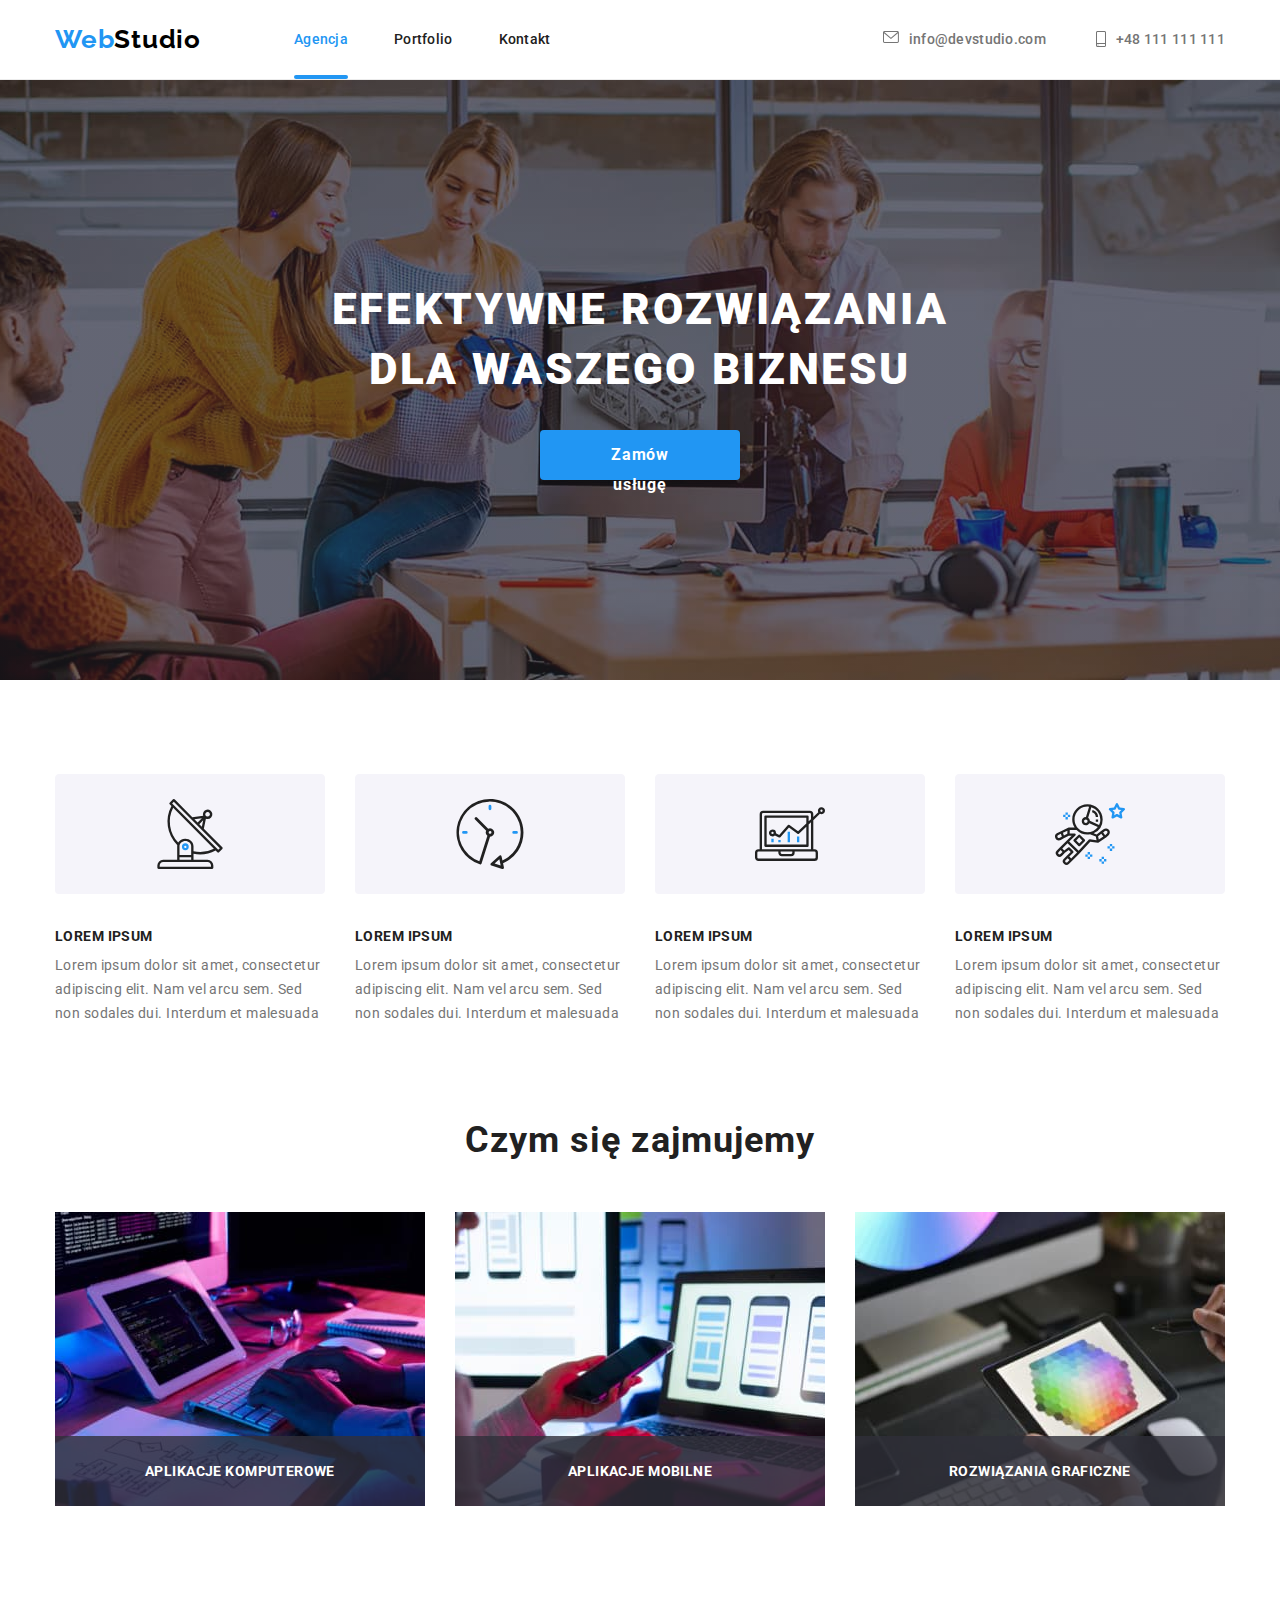
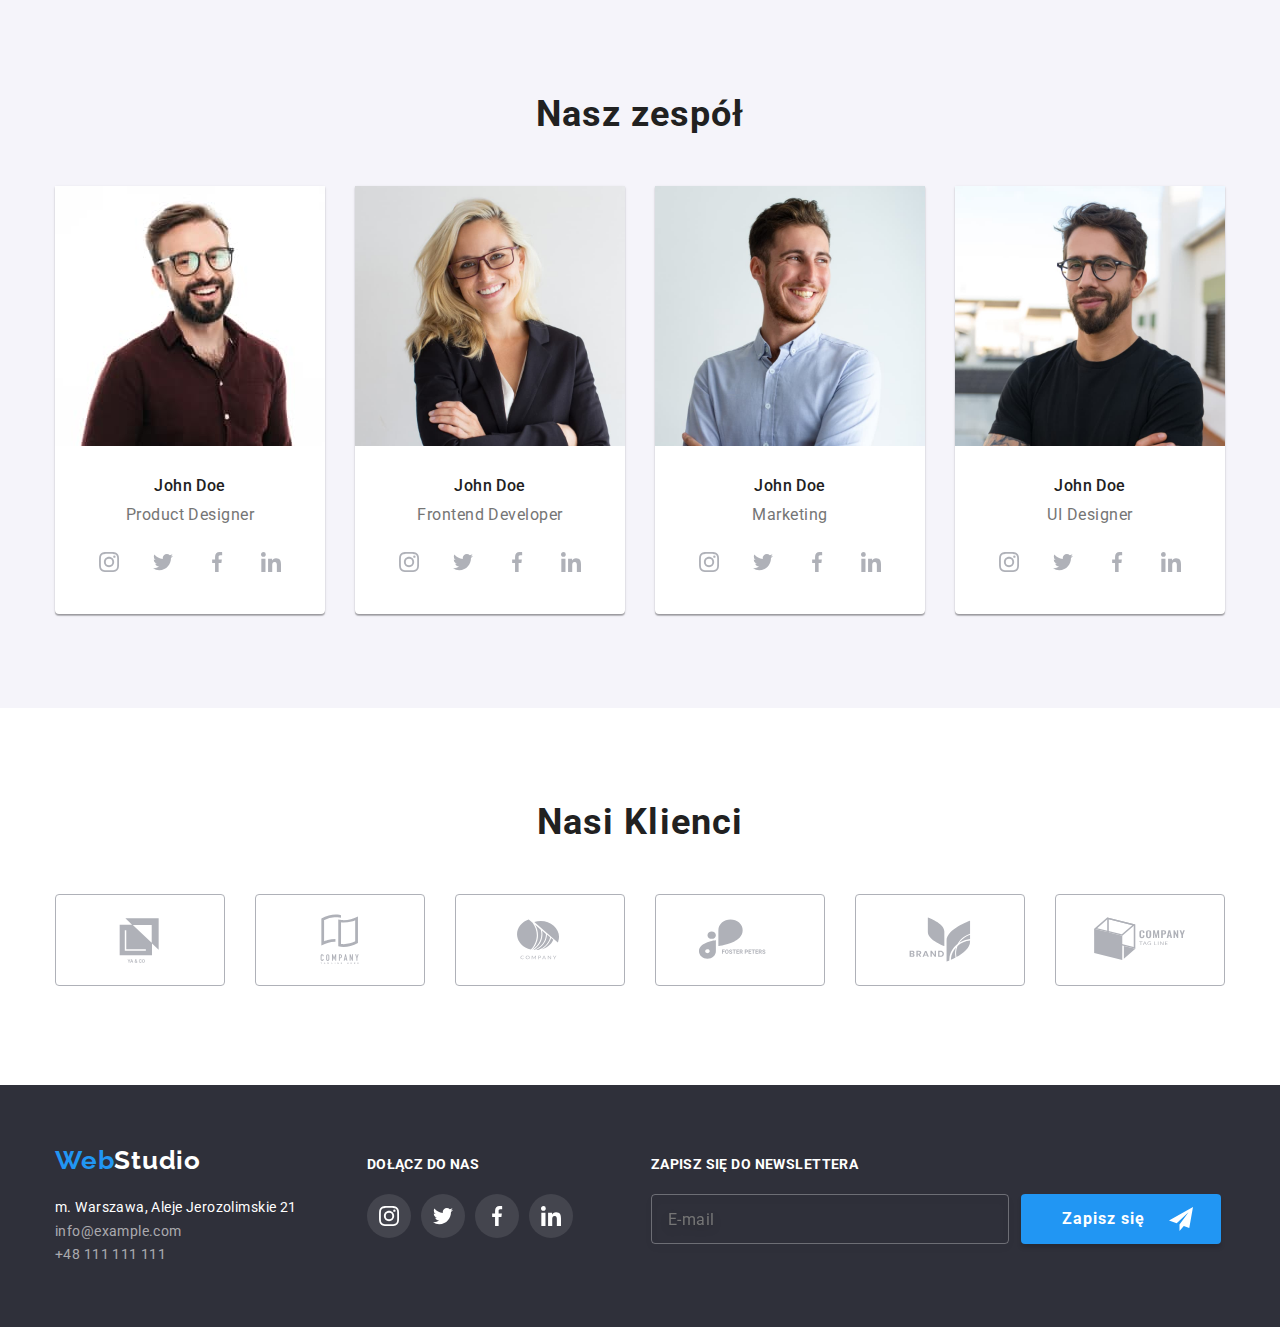
<file: index.html>
<!DOCTYPE html>
<html lang="pl">
  <head>
    <meta charset="UTF-8" />
    <meta http-equiv="X-UA-Compatible" content="IE=edge" />
    <meta name="viewport" content="width=device-width, initial-scale=1.0" />
    <title>WebStudio</title>
    <link
      rel="stylesheet"
      href="https://cdnjs.cloudflare.com/ajax/libs/animate.css/4.1.1/animate.min.css"
    />
    <link
      rel="stylesheet"
      href="https://cdnjs.cloudflare.com/ajax/libs/modern-normalize/1.0.0/modern-normalize.min.css"
    />
    <link rel="preconnect" href="https://fonts.googleapis.com" />
    <link rel="preconnect" href="https://fonts.gstatic.com" crossorigin />
    <link
      href="https://fonts.googleapis.com/css2?family=Raleway:wght@700&family=Roboto:wght@400;500;700;900&display=swap"
      rel="stylesheet"
    />
    <link rel="stylesheet" href="css/style.css" />
  </head>
  <body>
    <header class="header">
      <div class="container">
        <a class="logo" href="index.html"
          ><span class="span-logo">Web</span>Studio</a
        >
        <nav class="navigation">
          <ul class="navigation-list list">
            <li class="navigation-item">
              <a class="navigation-link link active" href="index.html"
                >Agencja</a
              >
            </li>
            <li class="navigation-item">
              <a class="navigation-link link" href="portfolio.html"
                >Portfolio</a
              >
            </li>
            <li class="navigation-item">
              <a class="navigation-link link" href="#">Kontakt</a>
            </li>
          </ul>
        </nav>
        <a class="header-email link" href="mailto:info@devstudio.com">
          <svg class="email-icon" width="16" height="12">
            <use href="./images/icon.svg#icon-envelope"></use>
          </svg>
          info@devstudio.com</a
        >
        <a class="header-phone link" href="tel:+48111111111">
          <svg class="phone-icon" width="10" height="16">
            <use href="./images/icon.svg#icon-smartphone"></use></svg>+48 111 111 111</a
        >
      </div>
    </header>
    <main>
      <!--hero-->
      <section class="hero">
        <div class="container">
          <h1 class="main-header">EFEKTYWNE ROZWIĄZANIA DLA WASZEGO BIZNESU</h1>
          <button class="modal-btn" type="button" data-modal-open>
            Zamów usługę
          </button>
        </div>
      </section>
      <!--our values-->
      <section class="advantages section">
        <div class="container">
          <h2 hidden>Zalety</h2>
          <ul class="advantages-list list">
            <li class="advantages-list-item">
              <svg width="270" height="120">
                <use
                  class="advantages-icon"
                  href="images\icon.svg#icon-antena"
                ></use>
              </svg>
              <p class="advantages-text">LOREM IPSUM</p>
              <p class="advantages-description">
                Lorem ipsum dolor sit amet, consectetur adipiscing elit. Nam vel
                arcu sem. Sed non sodales dui. Interdum et malesuada
              </p>
            </li>
            <li class="advantages-list-item">
              <svg width="270" height="120">
                <use href="images\icon.svg#icon-zegar"></use>
              </svg>
              <p class="advantages-text">LOREM IPSUM</p>
              <p class="advantages-description">
                Lorem ipsum dolor sit amet, consectetur adipiscing elit. Nam vel
                arcu sem. Sed non sodales dui. Interdum et malesuada
              </p>
            </li>
            <li class="advantages-list-item">
              <svg width="270" height="120">
                <use href="images\icon.svg#icon-laptop"></use>
              </svg>
              <p class="advantages-text">LOREM IPSUM</p>
              <p class="advantages-description">
                Lorem ipsum dolor sit amet, consectetur adipiscing elit. Nam vel
                arcu sem. Sed non sodales dui. Interdum et malesuada
              </p>
            </li>
            <li class="advantages-list-item">
              <svg width="270" height="120">
                <use href="images\icon.svg#icon-astronauta"></use>
              </svg>
              <p class="advantages-text">LOREM IPSUM</p>
              <p class="advantages-description">
                Lorem ipsum dolor sit amet, consectetur adipiscing elit. Nam vel
                arcu sem. Sed non sodales dui. Interdum et malesuada
              </p>
            </li>
          </ul>
        </div>
      </section>
      <!--what we do-->
      <section class="services section">
        <div class="container">
          <h2 class="secondary-header">Czym się zajmujemy</h2>
          <ul class="services-list list">
            <li class="services-list-item">
              <img
                class="services-list-img"
                src="images/what_we_do/what_we_do_img1.jpg"
                alt="grafik pisze na klawiaturze"
                width="370"
                height="294"
              />
              <p class="image-label">Aplikacje komputerowe</p>
            </li>
            <li class="services-list-item">
              <img
                class="services-list-img"
                src="images/what_we_do/what_we_do_img2.jpg"
                alt="grafik pracuje na laptopie i telefonie"
                width="370"
                height="294"
              />
              <p class="image-label">Aplikacje mobilne</p>
            </li>
            <li class="services-list-item">
              <img
                class="services-list-img"
                src="images/what_we_do/what_we_do_img3.jpg"
                alt="grafik pracuje z narzędziem koloru hexa"
                width="370"
                height="294"
              />
              <p class="image-label">Rozwiązania graficzne</p>
            </li>
          </ul>
        </div>
      </section>
      <!--our team-->
      <section class="workers section">
        <div class="container">
          <h2 class="secondary-header">Nasz zespół</h2>
          <ul class="workers-list list">
            <li class="workers-card">
              <img
                class="workers-img"
                src="images/our_team/John_Doe_img1.jpg"
                alt="John Doe"
                width="270"
                height="260"
              />
              <div class="workers-card-wrapper">
                <h3 class="third-header">John Doe</h3>
                <p class="workers-job-title">Product Designer</p>
                <ul class="social-list list">
                  <li class="social-list-item">
                    <a class="social-list-link">
                      <svg class="social-icon" width="20" height="20">
                        <use href="./images/icon.svg#icon-instagram"></use>
                      </svg>
                    </a>
                  </li>
                  <li class="social-list-item">
                    <a class="social-list-link" href="#">
                      <svg class="social-icon" width="20" height="20">
                        <use href="./images/icon.svg#icon-twitter"></use>
                      </svg>
                    </a>
                  </li>
                  <li class="social-list-item">
                    <a class="social-list-link" href="#">
                      <svg class="social-icon" width="20" height="20">
                        <use href="./images/icon.svg#icon-facebook"></use>
                      </svg>
                    </a>
                  </li>
                  <li class="social-list-item">
                    <a class="social-list-link" href="#">
                      <svg class="social-icon" width="20" height="20">
                        <use href="./images/icon.svg#icon-linkedin"></use>
                      </svg>
                    </a>
                  </li>
                </ul>
              </div>
            </li>
            <li class="workers-card">
              <img
                class="workers-img"
                src="images/our_team/John_Doe_img2.jpg"
                alt="John Doe"
                width="270"
                height="260"
              />
              <div class="workers-card-wrapper">
                <h3 class="third-header">John Doe</h3>
                <p class="workers-job-title">Frontend Developer</p>
                <ul class="social-list list">
                  <li class="social-list-item">
                    <a class="social-list-link">
                      <svg class="social-icon" width="20" height="20">
                        <use href="./images/icon.svg#icon-instagram"></use>
                      </svg>
                    </a>
                  </li>
                  <li class="social-list-item">
                    <a class="social-list-link" href="#">
                      <svg class="social-icon" width="20" height="20">
                        <use href="./images/icon.svg#icon-twitter"></use>
                      </svg>
                    </a>
                  </li>
                  <li class="social-list-item">
                    <a class="social-list-link" href="#">
                      <svg class="social-icon" width="20" height="20">
                        <use href="./images/icon.svg#icon-facebook"></use>
                      </svg>
                    </a>
                  </li>
                  <li class="social-list-item">
                    <a class="social-list-link" href="#">
                      <svg class="social-icon" width="20" height="20">
                        <use href="./images/icon.svg#icon-linkedin"></use>
                      </svg>
                    </a>
                  </li>
                </ul>
              </div>
            </li>
            <li class="workers-card">
              <img
                class="workers-img"
                src="images/our_team/John_Doe_img3.jpg"
                alt="John Doe"
                width="270"
                height="260"
              />
              <div class="workers-card-wrapper">
                <h3 class="third-header">John Doe</h3>
                <p class="workers-job-title">Marketing</p>
                <ul class="social-list list">
                  <li class="social-list-item">
                    <a class="social-list-link">
                      <svg class="social-icon" width="20" height="20">
                        <use href="./images/icon.svg#icon-instagram"></use>
                      </svg>
                    </a>
                  </li>
                  <li class="social-list-item">
                    <a class="social-list-link" href="#">
                      <svg class="social-icon" width="20" height="20">
                        <use href="./images/icon.svg#icon-twitter"></use>
                      </svg>
                    </a>
                  </li>
                  <li class="social-list-item">
                    <a class="social-list-link" href="#">
                      <svg class="social-icon" width="20" height="20">
                        <use href="./images/icon.svg#icon-facebook"></use>
                      </svg>
                    </a>
                  </li>
                  <li class="social-list-item">
                    <a class="social-list-link" href="#">
                      <svg class="social-icon" width="20" height="20">
                        <use href="./images/icon.svg#icon-linkedin"></use>
                      </svg>
                    </a>
                  </li>
                </ul>
              </div>
            </li>
            <li class="workers-card">
              <img
                class="workers-img"
                src="images/our_team/John_Doe_img4.jpg"
                alt="John Doe"
                width="270"
                height="260"
              />
              <div class="workers-card-wrapper">
                <h3 class="third-header">John Doe</h3>
                <p class="workers-job-title">UI Designer</p>
                <ul class="social-list list">
                  <li class="social-list-item">
                    <a class="social-list-link">
                      <svg class="social-icon" width="20" height="20">
                        <use href="./images/icon.svg#icon-instagram"></use>
                      </svg>
                    </a>
                  </li>
                  <li class="social-list-item">
                    <a class="social-list-link" href="#">
                      <svg class="social-icon" width="20" height="20">
                        <use href="./images/icon.svg#icon-twitter"></use>
                      </svg>
                    </a>
                  </li>
                  <li class="social-list-item">
                    <a class="social-list-link" href="#">
                      <svg class="social-icon" width="20" height="20">
                        <use href="./images/icon.svg#icon-facebook"></use>
                      </svg>
                    </a>
                  </li>
                  <li class="social-list-item">
                    <a class="social-list-link" href="#">
                      <svg class="social-icon" width="20" height="20">
                        <use href="./images/icon.svg#icon-linkedin"></use>
                      </svg>
                    </a>
                  </li>
                </ul>
              </div>
            </li>
          </ul>
        </div>
      </section>
      <!--our clients-->
      <section class="clients section">
        <div class="container">
          <h2 class="secondary-header">Nasi Klienci</h2>
          <ul class="client-list list">
            <li class="client-list-card">
              <a href="#">
                <svg class="client-logo-icon"width="170" height="92">
                  <use href="./images/icon.svg#icon-Logo"></use>
                </svg>
              </a>
            </li>
            <li class="client-list-card">
              <a href="#">
                <svg class="client-logo-icon" width="170" height="92">
                  <use href="./images/icon.svg#icon-Logo-1"></use>
                </svg>
              </a>
            </li>
            <li class="client-list-card">
              <a href="#">
                <svg class="client-logo-icon"width="170" height="92">
                  <use href="./images/icon.svg#icon-Logo-2"></use>
                </svg>
              </a>
            </li>
            <li class="client-list-card">
              <a href="#">
                <svg class="client-logo-icon"width="170" height="92">
                  <use href="./images/icon.svg#icon-Logo-3"></use>
                </svg>
              </a>
            </li>
            <li class="client-list-card">
              <a href="#">
                <svg class="client-logo-icon"width="170" height="92">
                  <use href="./images/icon.svg#icon-Logo-4"></use>
                </svg>
              </a>
            </li>
            <li class="client-list-card">
              <a href="#">
                <svg class="client-logo-icon"width="170" height="92">
                  <use href="./images/icon.svg#icon-Logo-5"></use>
                </svg>
              </a>
            </li>
          </ul>
        </div>
      </section>
    </main>
    <footer class="footer">
      <div class="container">
        <div class="footer-left-side">
          <a class="logo logo-dark-theme link" href="index.html"
            ><span class="span-logo">Web</span>Studio</a
          >
          <address>
            <ul class="address-list list">
              <li class="address-item">
                <a
                  class="footer-address link"
                  href="https://goo.gl/maps/2zvKoqbJvBjzFYyW6"
                  target="_blank"
                  >m. Warszawa, Aleje Jerozolimskie 21</a
                >
              </li>
              <li class="address-item">
                <a class="footer-email link" href="mailto:info@example.com"
                  >info@example.com</a
                >
              </li>
              <li class="address-item">
                <a class="footer-phone link" href="tel:+48111111111"
                  >+48 111 111 111</a
                >
              </li>
            </ul>
          </address>
        </div>
        <div class="footer-socials">
          <h4 class="footer-header">DOŁĄCZ DO NAS</h4>
          <ul class="footer-social-list list">
            <li class="footer-social-list-item">
              <a class="footer-social-list-link">
                <svg class="footer-social-icon">
                  <use href="./images/icon.svg#icon-instagram"></use>
                </svg>
              </a>
            </li>
            <li class="footer-social-list-item">
              <a class="footer-social-list-link" href="#">
                <svg class="footer-social-icon">
                  <use href="./images/icon.svg#icon-twitter"></use>
                </svg>
              </a>
            </li>
            <li class="footer-social-list-item">
              <a class="footer-social-list-link" href="#">
                <svg class="footer-social-icon">
                  <use href="./images/icon.svg#icon-facebook"></use>
                </svg>
              </a>
            </li>
            <li class="footer-social-list-item">
              <a class="footer-social-list-link" href="#">
                <svg class="footer-social-icon">
                  <use href="./images/icon.svg#icon-linkedin"></use>
                </svg>
              </a>
            </li>
          </ul>
        </div>
        <div class="footer-form-wrapper">
          <h4 class="footer-header">Zapisz się do newslettera</h4>
          <form class="footer-form">
            <label class="footer-form-field">
              <input class="footer-form-input" type="email" name="newsletter-email" placeholder="E-mail">
            </label>
            <button type="submit" class="modal-btn">Zapisz się
              <svg class="footer-form-icon" width="24" height="24">
                <use href="./images/icon.svg#icon-icon-send"></use>
              </svg>
            </button>
        </div>
        </form>
      </div>
    </footer>
    <div class="backdrop is-hidden" data-modal>
      <div class="modal">
        <svg class="close-btn" data-modal-close>
          <use href="./images/icon.svg#icon-close-modal"></use>
        </svg>
        <h2 class="modal-form-header">Zostaw swoje dane w formularzu poniżej</h2>
        <form class="modal-form" name="signup-form" action="#" method="post">
          <label class="modal-form-field">
            Imię
            <span class="modal-form-input-wrapper">
              <input class="modal-form-input" type="text" name="user-name" />
              <svg class="modal-form-icon" width="18" height="18">
                <use href="./images/icon.svg#icon-person-black"></use>
              </svg>
            </span>
          </label>
          <label class="modal-form-field">
            Telefon
            <span class="modal-form-input-wrapper">
              <input class="modal-form-input" type="tel" name="user-phone" />
              <svg class="modal-form-icon" width="18" height="18">
                <use href="./images/icon.svg#icon-phone-black"></use>
              </svg>
            </span>
          </label>
          <label class="modal-form-field"> 
            Email
            <span class="modal-form-input-wrapper">
              <input class="modal-form-input" type="email" name="user-email" />
              <svg class="modal-form-icon" width="18" height="18">
                <use href="./images/icon.svg#icon-email-black"></use>
              </svg>
            </span>
          </label>
          <label class="modal-form-field">
            Komentarz
            <textarea class="modal-form-message" name="user-message" placeholder="Wprowadź tekst">
            </textarea>
          </label>
          <input id="user-policy" type="checkbox" class="modal-form-policy visually-hidden" name="policy" value="accept-policy"/>
          <label for="user-policy" class="modal-form-policy-text"> 
            Oświadczam, iż akceptuję <a href="#regulamin">Regulamin</a> i <a href="#policy">Politykę Prywatności.</a>
          </label>
          <button type="submit" class="modal-btn"> Wyślij
          </button>
        </form>
      </div>
    </div>
    <script src="modal.js"></script>
  </body>
</html>
</file>
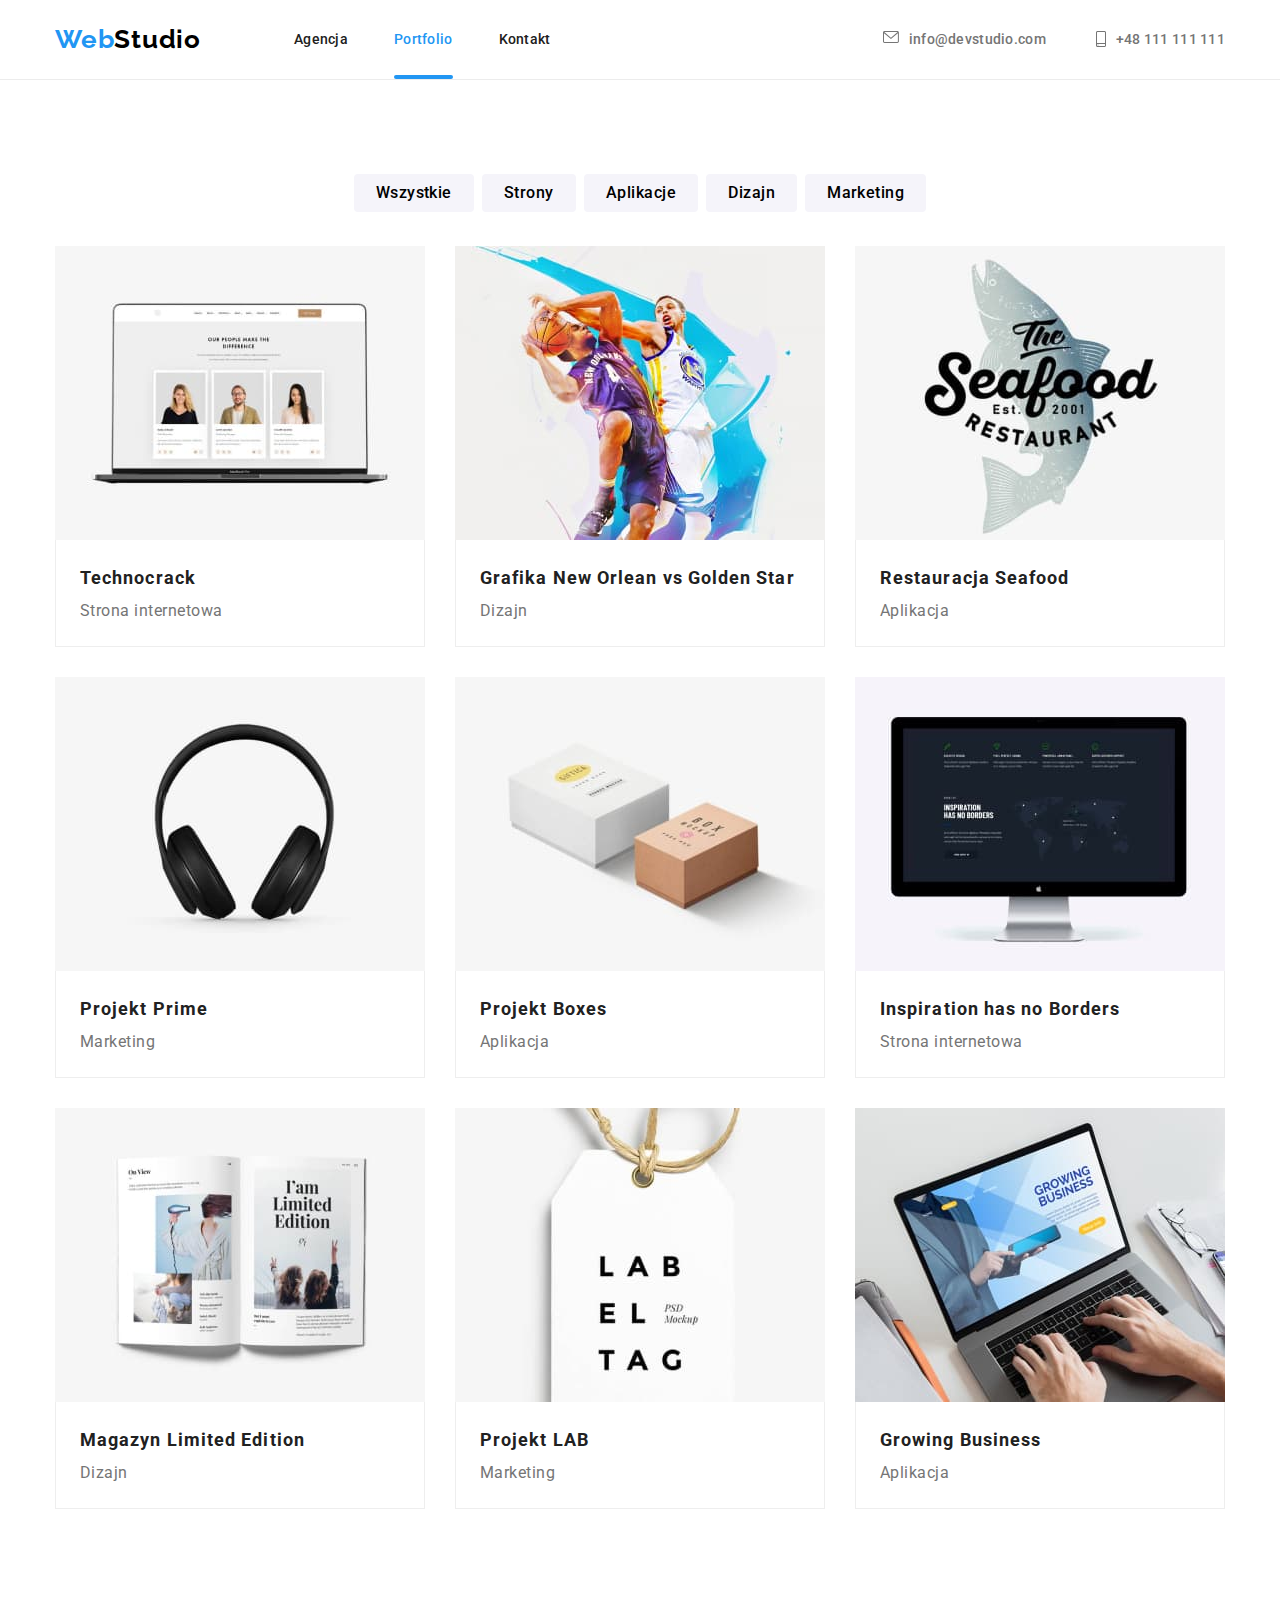
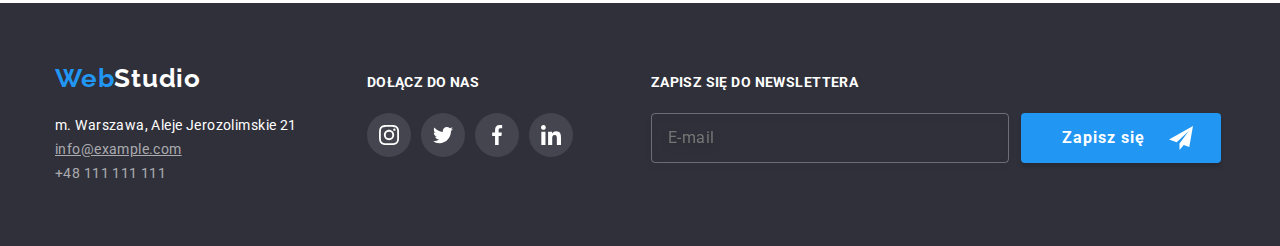
<file: portfolio.html>
<!DOCTYPE html>
<html lang="pl">
  <head>
    <meta charset="UTF-8" />
    <meta http-equiv="X-UA-Compatible" content="IE=edge" />
    <meta name="viewport" content="width=device-width, initial-scale=1.0" />
    <title>WebStudio</title>
    <link rel="stylesheet" href="https://cdnjs.cloudflare.com/ajax/libs/animate.css/4.1.1/animate.min.css" />
    <link
      rel="stylesheet"
      href="https://cdnjs.cloudflare.com/ajax/libs/modern-normalize/1.0.0/modern-normalize.min.css"
    />
    <link rel="preconnect" href="https://fonts.googleapis.com" />
    <link rel="preconnect" href="https://fonts.gstatic.com" crossorigin />
    <link
      href="https://fonts.googleapis.com/css2?family=Raleway:wght@700&family=Roboto:wght@400;500;700;900&display=swap"
      rel="stylesheet"
    />
    <link rel="stylesheet" href="css/style.css" />
  </head>
  <body>
    <header class="header">
      <div class="container">
        <a class="logo" href="index.html"
          ><span class="span-logo">Web</span>Studio</a
        >
        <nav class="navigation">
          <ul class="navigation-list list">
            <li class="navigation-item">
              <a class="navigation-link link" href="index.html">Agencja</a>
            </li>
            <li class="navigation-item">
                <a class="navigation-link link active" href="portfolio.html">Portfolio</a>
            </li>
            <li class="navigation-item">
              <a class="navigation-link link" href="#">Kontakt</a>
            </li>
          </ul>
        </nav>
        <a class="header-email link" href="mailto:info@devstudio.com"
          > <svg class="email-icon" width="16" height="12">
            <use href="./images/icon.svg#icon-envelope"></use>
          </svg> info@devstudio.com</a
        >
        <a class="header-phone link" href="tel:+48111111111"><svg class="phone-icon" width="10" height="16">
          <use href="./images/icon.svg#icon-smartphone"></use>
        </svg>+48 111 111 111</a>
      </div>
    </header>
    <main>
      <!--projects filters-->
      <section class="projects-filters section">
        <div class="container">
          <h2 hidden>Rodzaje projektów</h2>
          <ul class="project-filters-list list">
            <li class="project-filters-item">
              <button class="project-filters-btn" type="button">
                Wszystkie
              </button>
            </li>
            <li class="project-filters-item">
              <button class="project-filters-btn" type="button">Strony</button>
            </li>
            <li class="project-filters-item">
              <button class="project-filters-btn" type="button">
                Aplikacje
              </button>
            </li>
            <li class="project-filters-item">
              <button class="project-filters-btn" type="button">Dizajn</button>
            </li>
            <li class="project-filters-item">
              <button class="project-filters-btn" type="button">
                Marketing
              </button>
            </li>
          </ul>
        </div>
      </section>
      <!--projects-->
      <section class="projects section">
        <div class="container">
          <h2 hidden>Projekty</h2>
          <ul class="projects-list list">
            <li class="projects-card">
              <div class="box"> 
              <img class="projects-img" src="images/portfolio/img.jpg" alt="opinie klientów" width="370" height="294" />
              <p class="project-overlay">Technocrack jest popularną platformą wykorzystywaną do rozpowszechniania koronawirusa. Firmy
              wykorzystują tę platformę
              do celów szpiegowskich i ataków na niezabezpieczone serwery konkurencji</p>
        </div>
              <div class="project-cards-wrapper">
                <p class="projects-name">Technocrack</p>
                <p class="projects-category">Strona internetowa</p>
              </div>
            </li>
            <li class="projects-card">
              <div class="box">
                <img class="projects-img" src="images/portfolio/img-1.jpg" alt="dwóch koszykarzy new orlen i golden star" width="370"
                  height="294" />
                <p class="project-overlay">
                  Technocrack jest popularną platformą wykorzystywaną do rozpowszechniania koronawirusa. Firmy
                  wykorzystują tę platformę
                  do celów szpiegowskich i ataków na niezabezpieczone serwery konkurencji
                </p>
              </div>
              <div class="project-cards-wrapper">
                <p class="projects-name">Grafika New Orlean vs Golden Star</p>
                <p class="projects-category">Dizajn</p>
              </div>
            </li>
           
            <li class="projects-card">
              <div class="box">
                <img class="projects-img" src="images/portfolio/img-2.jpg" alt="logo restauracji seafood" width="370" height="294" />
                <p class="project-overlay">
                  Technocrack jest popularną platformą wykorzystywaną do rozpowszechniania koronawirusa. Firmy
                  wykorzystują tę platformę
                  do celów szpiegowskich i ataków na niezabezpieczone serwery konkurencji
                </p>
              </div> 
              <div class="project-cards-wrapper">
                <p class="projects-name">Restauracja Seafood</p>
                <p class="projects-category">Aplikacja</p>
              </div>
            </li>
            <li class="projects-card">
              <div class="box">
                <img class="projects-img" src="images/portfolio/img-3.jpg" alt="słuchawki nauszne" width="370" height="294" />
                <p class="project-overlay">
                  Technocrack jest popularną platformą wykorzystywaną do rozpowszechniania koronawirusa. Firmy
                  wykorzystują tę platformę
                  do celów szpiegowskich i ataków na niezabezpieczone serwery konkurencji
                </p>
              </div>
              <div class="project-cards-wrapper">
                <p class="projects-name">Projekt Prime</p>
                <p class="projects-category">Marketing</p>
              </div>
            </li>
            <li class="projects-card">
              <div class="box">
                <img class="projects-img" src="images/portfolio/img-4.jpg" alt="duże białe pudełko i małe beżowe pudełko" width="370"
                  height="294" />
                <p class="project-overlay">
                  Technocrack jest popularną platformą wykorzystywaną do rozpowszechniania koronawirusa. Firmy
                  wykorzystują tę platformę
                  do celów szpiegowskich i ataków na niezabezpieczone serwery konkurencji
                </p>
              </div>
              <div class="project-cards-wrapper">
                <p class="projects-name">Projekt Boxes</p>
                <p class="projects-category">Aplikacja</p>
              </div>
            </li>
            <li class="projects-card">
              <div class="box">
                <img class="projects-img" src="images/portfolio/img-5.jpg" alt="ekran komputera stacjonarnego" width="370"
                  height="294" />
                <p class="project-overlay">
                  Technocrack jest popularną platformą wykorzystywaną do rozpowszechniania koronawirusa. Firmy
                  wykorzystują tę platformę
                  do celów szpiegowskich i ataków na niezabezpieczone serwery konkurencji
                </p>
              </div>
              <div class="project-cards-wrapper">
                <p class="projects-name">Inspiration has no Borders</p>
                <p class="projects-category">Strona internetowa</p>
              </div>
            </li>
            <li class="projects-card">
              <div class="box">
                <img class="projects-img" src="images/portfolio/img-6.jpg" alt="widok strony magazynu modowego" width="370"
                  height="294" />
                <p class="project-overlay">
                  Technocrack jest popularną platformą wykorzystywaną do rozpowszechniania koronawirusa. Firmy
                  wykorzystują tę platformę
                  do celów szpiegowskich i ataków na niezabezpieczone serwery konkurencji
                </p>
              </div>
              <div class="project-cards-wrapper">
                <p class="projects-name">Magazyn Limited Edition</p>
                <p class="projects-category">Dizajn</p>
              </div>
            </li>
            <li class="projects-card">
              <div class="box">
                <img class="projects-img" src="images/portfolio/img-7.jpg" alt="logo projektu lab" width="370" height="294" />
                <p class="project-overlay">
                  Technocrack jest popularną platformą wykorzystywaną do rozpowszechniania koronawirusa. Firmy
                  wykorzystują tę platformę
                  do celów szpiegowskich i ataków na niezabezpieczone serwery konkurencji
                </p>
              </div>
              <div class="project-cards-wrapper">
                <p class="projects-name">Projekt LAB</p>
                <p class="projects-category">Marketing</p>
              </div>
            </li>
            <li class="projects-card">
              <div class="box">
                <img class="projects-img" src="images/portfolio/img-8.jpg" alt="mężczyzna piszący na laptopie" width="370"
                  height="294" />
                <p class="project-overlay">
                  Technocrack jest popularną platformą wykorzystywaną do rozpowszechniania koronawirusa. Firmy
                  wykorzystują tę platformę
                  do celów szpiegowskich i ataków na niezabezpieczone serwery konkurencji
                </p>
              </div>
              <div class="project-cards-wrapper">
                <p class="projects-name">Growing Business</p>
                <p class="projects-category">Aplikacja</p>
              </div>
            </li>
          </ul>
        </div>
      </section>
    </main>
    <footer class="footer">
      <div class="container">
        <div class="footer-left-side">
          <a class="logo logo-dark-theme link" href="index.html"><span class="span-logo">Web</span>Studio</a>
          <address>
            <ul class="address-list list">
              <li class="address-item">
                <a class="footer-address link" href="https://goo.gl/maps/2zvKoqbJvBjzFYyW6" target="_blank">m. Warszawa,
                  Aleje Jerozolimskie 21</a>
              </li>
              <li class="address-item">
                <a class="footer-email footer-email-portfolio link" href="mailto:info@example.com">info@example.com</a>
              </li>
              <li class="address-item">
                <a class="footer-phone link" href="tel:+48111111111">+48 111 111 111</a>
              </li>
            </ul>
          </address>
        </div>
        <div class="footer-socials">
          <h4 class="footer-header">DOŁĄCZ DO NAS</h4>
          <ul class="footer-social-list list">
            <li class="footer-social-list-item">
              <a class="footer-social-list-link">
                <svg class="footer-social-icon">
                  <use href="./images/icon.svg#icon-instagram"></use>
                </svg>
              </a>
            </li>
            <li class="footer-social-list-item">
              <a class="footer-social-list-link" href="#">
                <svg class="footer-social-icon">
                  <use href="./images/icon.svg#icon-twitter"></use>
                </svg>
              </a>
            </li>
            <li class="footer-social-list-item">
              <a class="footer-social-list-link" href="#">
                <svg class="footer-social-icon">
                  <use href="./images/icon.svg#icon-facebook"></use>
                </svg>
              </a>
            </li>
            <li class="footer-social-list-item">
              <a class="footer-social-list-link" href="#">
                <svg class="footer-social-icon">
                  <use href="./images/icon.svg#icon-linkedin"></use>
                </svg>
              </a>
            </li>
          </ul>
          </div>
          <div class="footer-form-wrapper">
            <h4 class="footer-header">Zapisz się do newslettera</h4>
            <form class="footer-form">
              <label class="footer-form-field">
                <input class="footer-form-input" type="email" name="newsletter-email" placeholder="E-mail">
              </label>
              <button type="submit" class="modal-btn">Zapisz się
                <svg class="footer-form-icon" width="24" height="24">
                  <use href="./images/icon.svg#icon-icon-send"></use>
                </svg>
              </button>
          </div>
          </form>
          </div>
          </footer>
  </body>
</html>
</file>
<file: css/style.css>
:root {
  --main-color: #212121;
  --secondary-color: #2196f3;
  --third-color: #ffffff;
  --fourth-color: #757575;
  --header-bg-color: #2f303a;
  --header-line: #ececec;
  --logo-color: #000000;
  --filters-btn-bg: #f5f4fa;
  --footer-contacts: rgba(255, 255, 255, 0.6);
  --footer-form: rgba(255, 255, 255, 0.3);
  --cards-border-color: #eeeeee;
  --social-icon: #afb1b8;
  --footer-social-icon: rgba(255, 255, 255, 0.1);
  --services-bg: rgba(47, 48, 58, 0.8);
  --overlay-color: rgba(33, 150, 243, 0.9);
  --backdrop: rgba(0, 0, 0, 0.2);
  --modal-inputs: rgba(33, 33, 33, 0.2);
}
body {
  font-family: "Roboto", sans-serif;
  color: var(--main-color);
  max-width: 1600px;
  margin: 0 auto;
}

h1,
h2,
h3,
h4,
h5,
h6 {
  margin: 0;
  padding: 0;
}

ul,
ol {
  margin: 0;
  padding: 0;
}

p {
  margin: 0;
  padding: 0;
}
img {
  display: block;
}

.list {
  list-style-type: none;
}

.link {
  text-decoration: none;
}
.container {
  width: 1200px;
  margin: 0 auto;
  padding: 0 15px;
}

.section {
  padding-bottom: 94px;
  padding-top: 94px;
}
/* COMPONENTS */

.modal-btn {
  display: block;
  margin-right: auto;
  margin-left: auto;
  padding: 10px 41px;
  width: 200px;
  height: 50px;
  font-weight: 700;
  font-size: 16px;
  line-height: 1.875;
  align-items: center;
  text-align: center;
  letter-spacing: 0.06em;
  color: var(--third-color);
  background-color: var(--secondary-color);
  border-style: none;
  box-shadow: 0px 4px 4px rgba(0, 0, 0, 0.15);
  border-radius: 4px;
  cursor: pointer;
}

.secondary-header {
  margin-bottom: 50px;
  font-weight: 700;
  font-size: 36px;
  line-height: 1.166;
  text-align: center;
  letter-spacing: 0.03em;
}

.third-header {
  margin-bottom: 10px;
  font-weight: 500;
  font-size: 16px;
  line-height: 1.187;
  text-align: center;
  letter-spacing: 0.03em;
}
/* END COMPONENTS */

/* HEADER */

.header {
  border-bottom: 1px solid var(--header-line);
}

.header .container {
  display: flex;
  padding-top: 24px;
  padding-bottom: 24px;
  align-items: center;
}

.logo {
  margin-right: 93px;
  font-family: "Raleway";
  font-weight: 700;
  font-size: 26px;
  line-height: 1.192;
  text-decoration: none;
  letter-spacing: 0.03em;
  color: var(--logo-color);
}
.logo-dark-theme {
  color: var(--third-color);
}
.span-logo {
  color: var(--secondary-color);
}

.navigation-list {
  display: flex;
}

.navigation-item:not(:last-child) {
  margin-right: 46px;
}

.navigation-link,
.header-email,
.header-phone {
  font-weight: 500;
  font-size: 14px;
  line-height: 1.143;
  letter-spacing: 0.02em;
}
.navigation-link {
  color: var(--main-color);
}

.navigation-item {
  position: relative;
}
.navigation-item .active::after {
  content: "";
  display: block;
  position: absolute;
  top: 45px;
  width: 100%;
  height: 4px;
  border-radius: 2px;
  background-color: var(--secondary-color);
}
.active {
  color: var(--secondary-color);
}

.header-phone,
.header-email {
  display: flex;
  color: var(--fourth-color);
}

.header-email {
  margin-left: auto;
  margin-right: 50px;
}
.email-icon,
.phone-icon {
  margin-right: 10px;
  fill: currentColor;
}

.navigation-link:hover,
.header-email:hover,
.header-phone:hover,
.navigation-link:focus,
.header-email:focus,
.header-phone:focus {
  color: var(--secondary-color);
  transition-property: color;
  transition-timing-function: cubic-bezier(0.4, 0, 0.2, 1);
  transition-duration: 250ms;
}

/* END HEADER */

/* HERO */
.hero {
  display: flex;
  background-image: linear-gradient(
      rgba(47, 48, 58, 0.4),
      rgba(47, 48, 58, 0.4)
    ),
    url(../images/bg_images/hero_bg_image.jpg);
  background-color: var(--header-bg-color);
  background-size: 1600px 600px;
  background-repeat: no-repeat;
  background-position: center;
  padding-top: 200px;
  padding-bottom: 200px;
}

.hero .main-header {
  width: 696px;
  margin-left: auto;
  margin-right: auto;
  text-align: center;
}

.main-header {
  margin-bottom: 30px;
  font-weight: 900;
  font-size: 44px;
  line-height: 1.363;
  text-align: center;
  letter-spacing: 0.06em;
  text-transform: uppercase;
  color: var(--third-color);
}

/* END HERO */

/* ADVANTAGES */
.advantages {
  padding-bottom: 0;
}
.advantages-list {
  display: flex;
  justify-content: space-between;
}
.advantages-list-item:not(:last-child) {
  margin-right: 30px;
}

.advantages-text {
  margin-top: 30px;
  margin-bottom: 10px;
  font-weight: 700;
  font-size: 14px;
  line-height: 1.143;
  letter-spacing: 0.03em;
  text-transform: uppercase;
}

.advantages-description {
  font-size: 14px;
  line-height: 1.714;
  letter-spacing: 0.03em;
  color: var(--fourth-color);
}

/* SERVICES */

.services-list {
  display: flex;
  justify-content: space-between;
}
.services-list-item {
  position: relative;
}

.image-label {
  width: 100%;
  position: absolute;
  bottom: 0;
  padding: 27px 90px;
  background-color: var(--services-bg);

  font-weight: 700;
  font-size: 14px;
  line-height: 1.142;
  text-align: center;
  letter-spacing: 0.03em;
  text-transform: uppercase;
  color: var(--third-color);
}
/* END SERVICES */

/* WORKERS */
.workers {
  background-color: var(--filters-btn-bg);
}
.workers-card {
  background-color: var(--third-color);
  box-shadow: 0px 1px 3px rgba(0, 0, 0, 0.12), 0px 1px 1px rgba(0, 0, 0, 0.14),
    0px 2px 1px rgba(0, 0, 0, 0.2);
  border-radius: 0px 0px 4px 4px;
}
.workers-list {
  display: flex;
  justify-content: space-between;
}
.workers-job-title {
  font-size: 16px;
  line-height: 1.187;
  text-align: center;
  letter-spacing: 0.03em;
  color: var(--fourth-color);
  margin-bottom: 16px;
}

.workers-card-wrapper {
  padding: 30px 32px;
}

.social-list {
  display: flex;
  align-items: center;
  justify-content: space-between;
}
.social-list-link {
  display: flex;
  width: 44px;
  height: 44px;
  background-color: var(--third-color);
  fill: var(--social-icon);
  border-radius: 50%;
  align-items: center;
  justify-content: center;
  transition-property: fill, background-color;
  transition-duration: 250ms;
  transition-timing-function: cubic-bezier(0.4, 0, 0.2, 1);
}

.social-list-link:hover,
.social-list-link:focus {
  fill: var(--third-color);
  background-color: var(--secondary-color);
}

/* END WORKERS */

/* OUR CLIENTS */
.client-list {
  display: flex;
  align-items: center;
  justify-content: space-between;
}
/* .client-list-card {
  /* padding: 16px 32px;
  border: 1px solid var(--social-icon);
  border-radius: 4px;
  fill: var(--social-icon); */

/* .client-list-card:hover,
.client-list-card:focus {
  border: 1px solid var(--secondary-color);
  fill: var(--secondary-color);
} */

.client-logo-icon {
  cursor: pointer;
  padding: 16px 32px;
  border: 1px solid var(--social-icon);
  border-radius: 4px;
  fill: var(--social-icon);
  transition-property: fill, border;
  transition-duration: 250ms;
  transition-timing-function: cubic-bezier(0.4, 0, 0.2, 1);
}

.client-logo-icon:hover,
.client-logo-icon:focus {
  fill: var(--secondary-color);
  border: 1px solid var(--secondary-color);
}

/* END OUR CLIENTS */

/* FOOTER */

.footer {
  background-color: var(--header-bg-color);
}

.footer .container {
  padding-top: 60px;
  padding-bottom: 60px;
  display: flex;
  cursor: pointer;
  align-items: baseline;
}
.footer-header{
  margin-bottom: 20px;
  font-weight: 700;
  font-size: 14px;
  line-height: 1.42;
  letter-spacing: 0.03em;
  text-transform: uppercase;
  color: var(--third-color);
}

.address-list {
  display: block;
  margin-top: 20px;
}

.footer-social-list,
.footer-form {
  display: flex;

}

.footer-address,
.footer-email,
.footer-phone {
  font-style: normal;
  font-size: 14px;
  line-height: 1.714;
  letter-spacing: 0.03em;
  transition-property: color;
  transition-timing-function: cubic-bezier(0.4, 0, 0.2, 1);
  transition-duration: 250ms;
}

.footer-address:hover,
.footer-email:hover,
.footer-phone:hover,
.footer-address:focus,
.footer-email:focus,
.footer-phone:focus {
  color: var(--secondary-color);
}

.footer-address {
  color: var(--third-color);
}

.footer-email,
.footer-phone {
  color: var(--footer-contacts);
}

.footer-socials {
  margin-left: 70px;
  margin-right: 78px;
  align-items: center;
}

.footer-social-list-item:not(:last-child) {
  margin-right: 10px;
}

.footer-social-list-link {
  display: flex;
  width: 44px;
  height: 44px;
  background-color: var(--footer-social-icon);
  border-radius: 50%;
  align-items: center;
  justify-content: center;
  cursor: pointer;
}

.footer-social-list-link:hover,
.footer-social-list-link:focus,
.footer-social-icon:hover,
.footer-social-icon:focus {
  fill: var(--third-color);
  background-color: var(--secondary-color);
  transition: cubic-bezier(0.4, 0, 0.2, 1);
  transition-duration: 250ms;
}

.footer-social-icon {
  fill: var(--third-color);
  width: 20px;
  height: 20px;
}

.footer-form {
  font-weight: 700;
  font-size: 14px;
  line-height: 1.42;
  letter-spacing: 0.03em;
  text-transform: uppercase;
  color: var(--third-color);
}

.footer .modal-btn {
  position: relative;
  padding-right: 76px;
}

.footer-form-icon {
  position: absolute;
  top: 50%;
  transform: translateY(-50%);
  right: 28px;
}

.footer-form-input {
  width: 358px;
  height: 50px;
  padding: 16px;
  margin-right: 12px;
  background-color: transparent;
  border: 1px solid var(--footer-form);
  filter: drop-shadow(0px 4px 4px rgba(0, 0, 0, 0.15));
  border-radius: 4px;
  font-size: 16px;
  line-height: 1.25;
  letter-spacing: 0.03em;
  color: var(--footer-contacts);
}

.footer-form-input:focus {
  outline: none;
  border-color: var(--secondary-color);
}
/* END FOOTER */

/* FILTERS */

.projects-filters {
  padding-bottom: 0;
  margin-bottom: 34px;
}
.project-filters-list {
  display: flex;
  justify-content: center;
}
.project-filters-item:not(:last-child) {
  margin-right: 8px;
}
.project-filters-btn {
  padding: 6px 22px;
  background: var(--filters-btn-bg);
  border-style: none;
  border-radius: 4px;
  font-weight: 500;
  font-size: 16px;
  line-height: 1.625;
  text-align: center;
  letter-spacing: 0.03em;
  cursor: pointer;
  transition-property: color, box-shadow, background-color;
  transition-timing-function: cubic-bezier(0.4, 0, 0.2, 1);
  transition-duration: 250ms;
}
.project-filters-btn:hover,
.project-filters-btn:focus {
  background-color: var(--secondary-color);
  color: var(--third-color);
  box-shadow: 0px 3px 1px rgba(0, 0, 0, 0.1), 0px 1px 2px rgba(0, 0, 0, 0.08),
    0px 2px 2px rgba(0, 0, 0, 0.12);
}
/* END FILTERS */

/* PROJECTS */
.projects {
  padding-top: 0;
}

.box {
  position: relative;
  overflow: hidden;
}

.projects-card:hover .project-overlay {
  transform: translateY(0);
}

.project-overlay {
  position: absolute;
  top: 0;
  left: 0;
  width: 100%;
  height: 100%;
  transform: translateY(100%);
  justify-content: center;
  padding: 49px 35px;
  font-size: 18px;
  line-height: 1.556;
  color: var(--third-color);
  background: var(--overlay-color);
  transition: 250ms cubic-bezier(0.4, 0, 0.2, 1);
}

.project-cards-wrapper {
  padding: 20px 24px;
  border-bottom: 1px solid var(--cards-border-color);
  border-right: 1px solid var(--cards-border-color);
  border-left: 1px solid var(--cards-border-color);
}
.projects-card:hover {
  box-shadow: 0px 1px 1px rgba(0, 0, 0, 0.12), 0px 4px 4px rgba(0, 0, 0, 0.06),
    1px 4px 6px rgba(0, 0, 0, 0.16);
  transition: box-shadow 250ms cubic-bezier(0.4, 0, 0.2, 1);
}

.projects-list {
  display: flex;
  flex-wrap: wrap;
  margin-right: -30px;
  margin-top: -30px;
}
.projects-card {
  margin-right: 30px;
  margin-top: 30px;
  flex-basis: calc(100% / 3 - 30px);
  transition-property: color, box-shadow;
  transition-timing-function: cubic-bezier(0.4, 0, 0.2, 1);
  transition-duration: 250ms;
}

.projects-name {
  font-weight: 700;
  font-size: 18px;
  line-height: 2;
  letter-spacing: 0.06em;
}

.projects-category {
  font-size: 16px;
  line-height: 1.875;
  letter-spacing: 0.03em;
  color: var(--fourth-color);
}
/* END PROJECTS */

/* FOOTER */

.footer-email-portfolio {
  text-decoration-line: underline;
}

/* END FOOTER */

/* BACKDROP */
.backdrop {
  position: fixed;
  top: 0;
  left: 0;
  width: 100%;
  height: 100%;
  background-color: var(--backdrop);
  opacity: 1;
  transition: opacity 250ms cubic-bezier(0.4, 0, 0.2, 1);
}

.is-hidden {
  opacity: 0;
  visibility: 0;
  pointer-events: none;
}
.backdrop .is-hidden .modal {
  transform: translate(-50%, -50%) scale(1);
}
.backdrop .is-hidden {
  opacity: 0;
  pointer-events: none;
}
.modal {
  position: absolute;
  left: 50%;
  top: 50%;
  width: 528px;
  min-height: 581px;
  padding: 40px;
  box-shadow: 0px 1px 3px rgba(0, 0, 0, 0.12), 0px 1px 1px rgba(0, 0, 0, 0.14),
    0px 2px 1px rgba(0, 0, 0, 0.2);
  border-radius: 4px;
  background-color: var(--third-color);
  transform: translate(-50%, -50%) scale(0.9);
  transition: transform 250ms cubic-bezier(0.4, 0, 0.2, 1);
}

.close-btn {
  display: flex;
  align-items: center;
  justify-content: center;
  position: absolute;
  top: 8px;
  right: 8px;
  width: 30px;
  height: 30px;
  border: 1px solid rgba(0, 0, 0, 0.1);
  border-radius: 50%;
  background-color: var(--third-color);
  cursor: pointer;
  fill: var(--main-color);
}
.close-btn:hover,
.close-btn:focus{
  fill:var(--secondary-color);
}

.modal-form-header {
  margin-bottom: 12px;
  font-weight: 700;
  font-size: 20px;
  line-height: 1.15;
  text-align: center;
  letter-spacing: 0.03em;
  color: var(--main-color);
}
.modal-form {
  display: flex;
  flex-direction: column;
}

.modal-form-field {
  margin-bottom: 10px;
  font-size: 12px;
  line-height: 1.666;
  letter-spacing: 0.01em;
  color: var(--fourth-color);
}

.modal-form-input-wrapper {
  position: relative;
  display: block;
  margin-top: 4px;
}

.modal-form-input {
  width: 100%;
  height: 40px;
  border: 1px solid var(--modal-inputs);
  border-radius: 4px;
  padding-left: 42px;
  transition: border-color 250ms cubic-bezier(0.4, 0, 0.2, 1);
}

.modal-form-input:focus,
.modal-form-message:focus {
  outline: none;
  border-color: var(--secondary-color);
}
.modal-form-icon {
  position: absolute;
  top: 50%;
  transform: translateY(-50%);
  left: 12px;
  transition: fill 250ms cubic-bezier(0.4, 0, 0.2, 1);
}

.modal-form-input:focus + .modal-form-icon {
  fill: var(--secondary-color);
}

.modal-form-message {
  width: 100%;
  height: 120px;
  padding: 12px 16px;
  margin-top: 4px;
  border: 1px solid var(--modal-inputs);
  border-radius: 4px;
  resize: none;
  transition: border-color 250ms cubic-bezier(0.4, 0, 0.2, 1);
}

.modal-form-policy-text {
  margin-left: auto;
  margin-right: auto;
  margin-bottom: 30px;
  font-size: 14px;
  line-height: 1.714;
  letter-spacing: 0.03em;
  color: var(--fourth-color);
}

.modal-form-policy-text > a {
  color: var(--secondary-color);
}

.modal-form-policy-text::before {
  display: inline-block;
  content: "";
  width: 16px;
  height: 16px;
  border: 2px solid var(--main-color);
  border-radius: 2px;
}

.modal-form-policy:checked + .modal-form-policy-text::before {
  background-image: url("data:image/svg+xml;charset=UTF-8,%3csvg width='16' height='15' viewBox='0 0 16 15' fill='none' xmlns='http://www.w3.org/2000/svg'%3e%3crect width='16' height='15' rx='2' fill='%232196F3'/%3e%3cpath d='M3.95703 7.75166L3.88825 7.68604L3.81923 7.75141L2.93123 8.59258L2.85486 8.66492L2.93097 8.73753L6.42671 12.0724L6.49574 12.1382L6.56476 12.0724L14.069 4.91352L14.1449 4.84116L14.069 4.76881L13.1873 3.92764L13.1183 3.86183L13.0493 3.92761L6.49577 10.1735L3.95703 7.75166Z' fill='white' stroke='white' stroke-width='0.2'/%3e%3c/svg%3e ");
  background-size: contain;
  border-color: var(--secondary-color);
  background-color: var(--secondary-color);
    transition: background-color 250ms cubic-bezier(0.4, 0, 0.2, 1),
    border-color 250ms cubic-bezier(0.4, 0, 0.2, 1);
}

.visually-hidden {
  -moz-appearance: none;
  -webkit-appearance: none;
  appearance: none;
}
/* BACKDROP */
</file>
